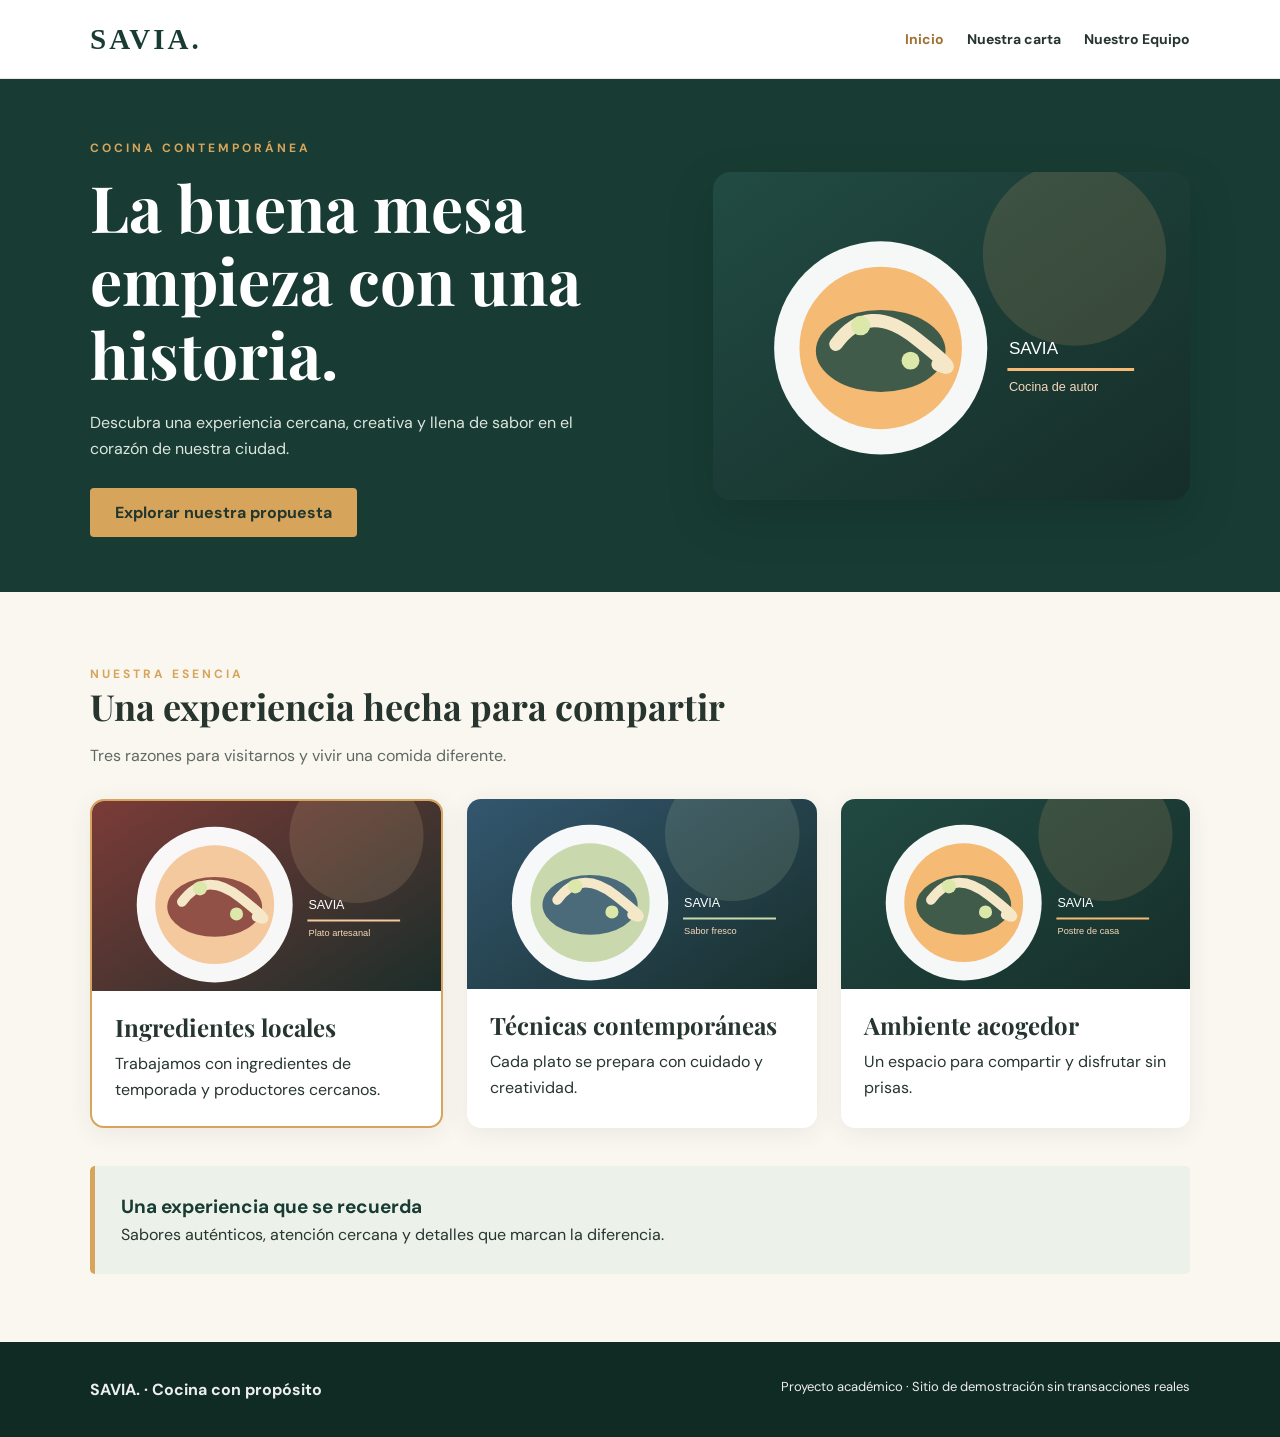
<file: index.html>
<!doctype html>
<html lang="es">
  <head>
    <meta charset="utf-8" />
    <meta content="width=device-width, initial-scale=1.0" name="viewport" />
    <title>SAVIA | Inicio</title>
    <link href="css/styles.css" rel="stylesheet" />
  </head>
  <body>
    <header class="site-header">
      <div class="container nav-inner">
        <a class="logo" href="index.html"> SAVIA. </a>
        <nav aria-label="Navegaci&oacute;n principal" class="nav-links">
          <a aria-current="page" href="index.html"> Inicio </a>
          <a class="nav-contact" href="pages/menu.html"> Nuestra carta </a>
          <a class="nav-contact" href="pages/equipo.html">Nuestro Equipo</a>
        </nav>
      </div>
    </header>

    <main>
      <section class="hero">
        <div class="container hero-grid">
          <div>
            <span class="eyebrow"> Cocina contempor&aacute;nea </span>
            <h1>La buena mesa empieza con una historia.</h1>
            <p>
              Descubra una experiencia cercana, creativa y llena de sabor en el
              coraz&oacute;n de nuestra ciudad.
            </p>
            <a class="btn" href="pages/menu.html" id="hero-action">
              Explorar nuestra propuesta
            </a>
          </div>
          <img
            alt="Ilustraci&oacute;n de gastronom&iacute;a Savia"
            src="images/hero.svg"
          />
        </div>
      </section>
      <section class="section container">
        <div class="section-heading">
          <span class="eyebrow"> Nuestra esencia </span>
          <h2>Una experiencia hecha para compartir</h2>
          <p class="muted">
            Tres razones para visitarnos y vivir una comida diferente.
          </p>
        </div>
        <div class="feature-layout">
          <article class="tile card-highlight">
            <img
              alt="Presentaci&oacute;n gastron&oacute;mica 1"
              src="images/plato-1.svg"
            />
            <div class="tile-copy">
              <h3>Ingredientes locales</h3>
              <p>
                Trabajamos con ingredientes de temporada y productores cercanos.
              </p>
            </div>
          </article>
          <article class="tile">
            <img
              alt="Presentaci&oacute;n gastron&oacute;mica 2"
              src="images/plato-2.svg"
            />
            <div class="tile-copy">
              <h3>T&eacute;cnicas contempor&aacute;neas</h3>
              <p>Cada plato se prepara con cuidado y creatividad.</p>
            </div>
          </article>
          <article class="tile">
            <img
              alt="Presentaci&oacute;n gastron&oacute;mica 3"
              src="images/plato-3.svg"
            />
            <div class="tile-copy">
              <h3>Ambiente acogedor</h3>
              <p>Un espacio para compartir y disfrutar sin prisas.</p>
            </div>
          </article>
        </div>
        <div class="statement">
          <p class="statement-title" id="statement-title">
            Una experiencia que se recuerda
          </p>
          <p>
            Sabores aut&eacute;nticos, atenci&oacute;n cercana y detalles que
            marcan la diferencia.
          </p>
        </div>
      </section>
    </main>
    <footer class="site-footer">
      <div class="container footer-inner">
        <strong> SAVIA. &middot; Cocina con prop&oacute;sito </strong>
        <p>
          Proyecto acad&eacute;mico &middot; Sitio de demostraci&oacute;n sin
          transacciones reales
        </p>
      </div>
    </footer>
  </body>
</html>
</file>
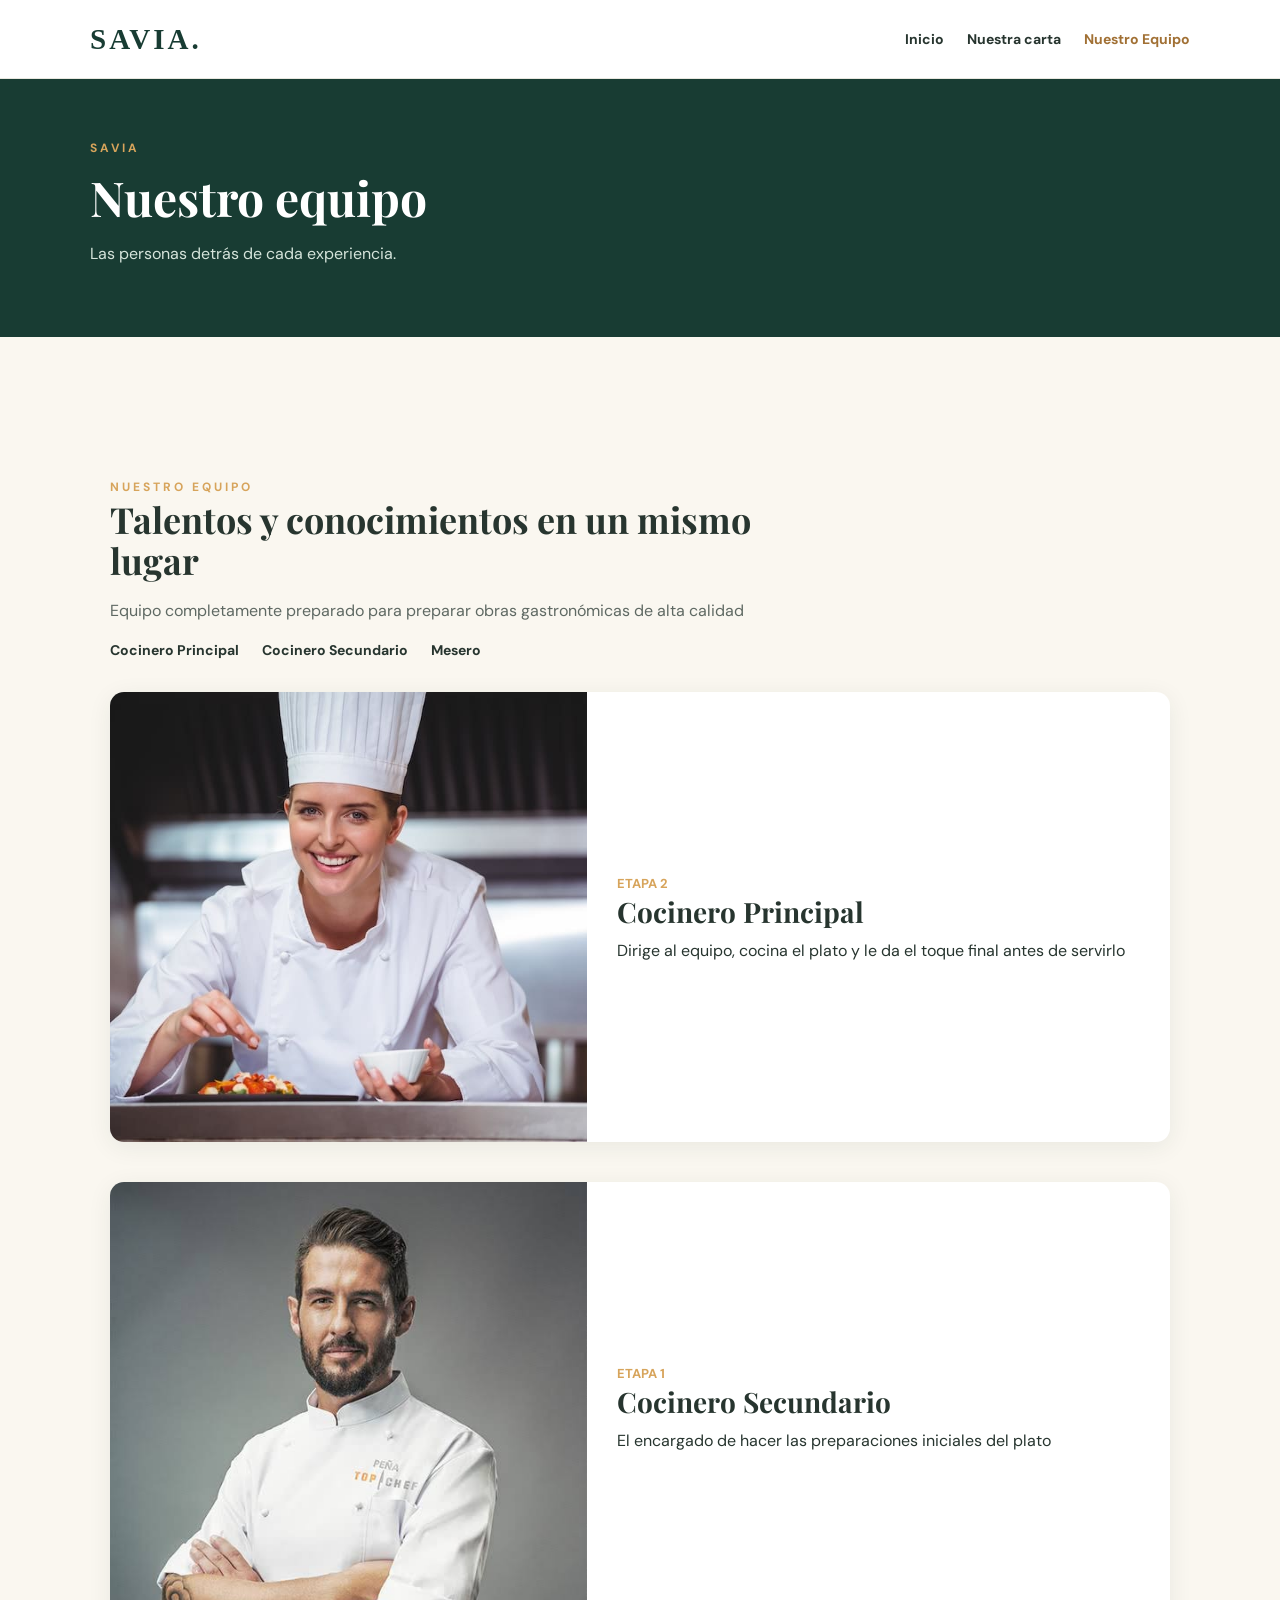
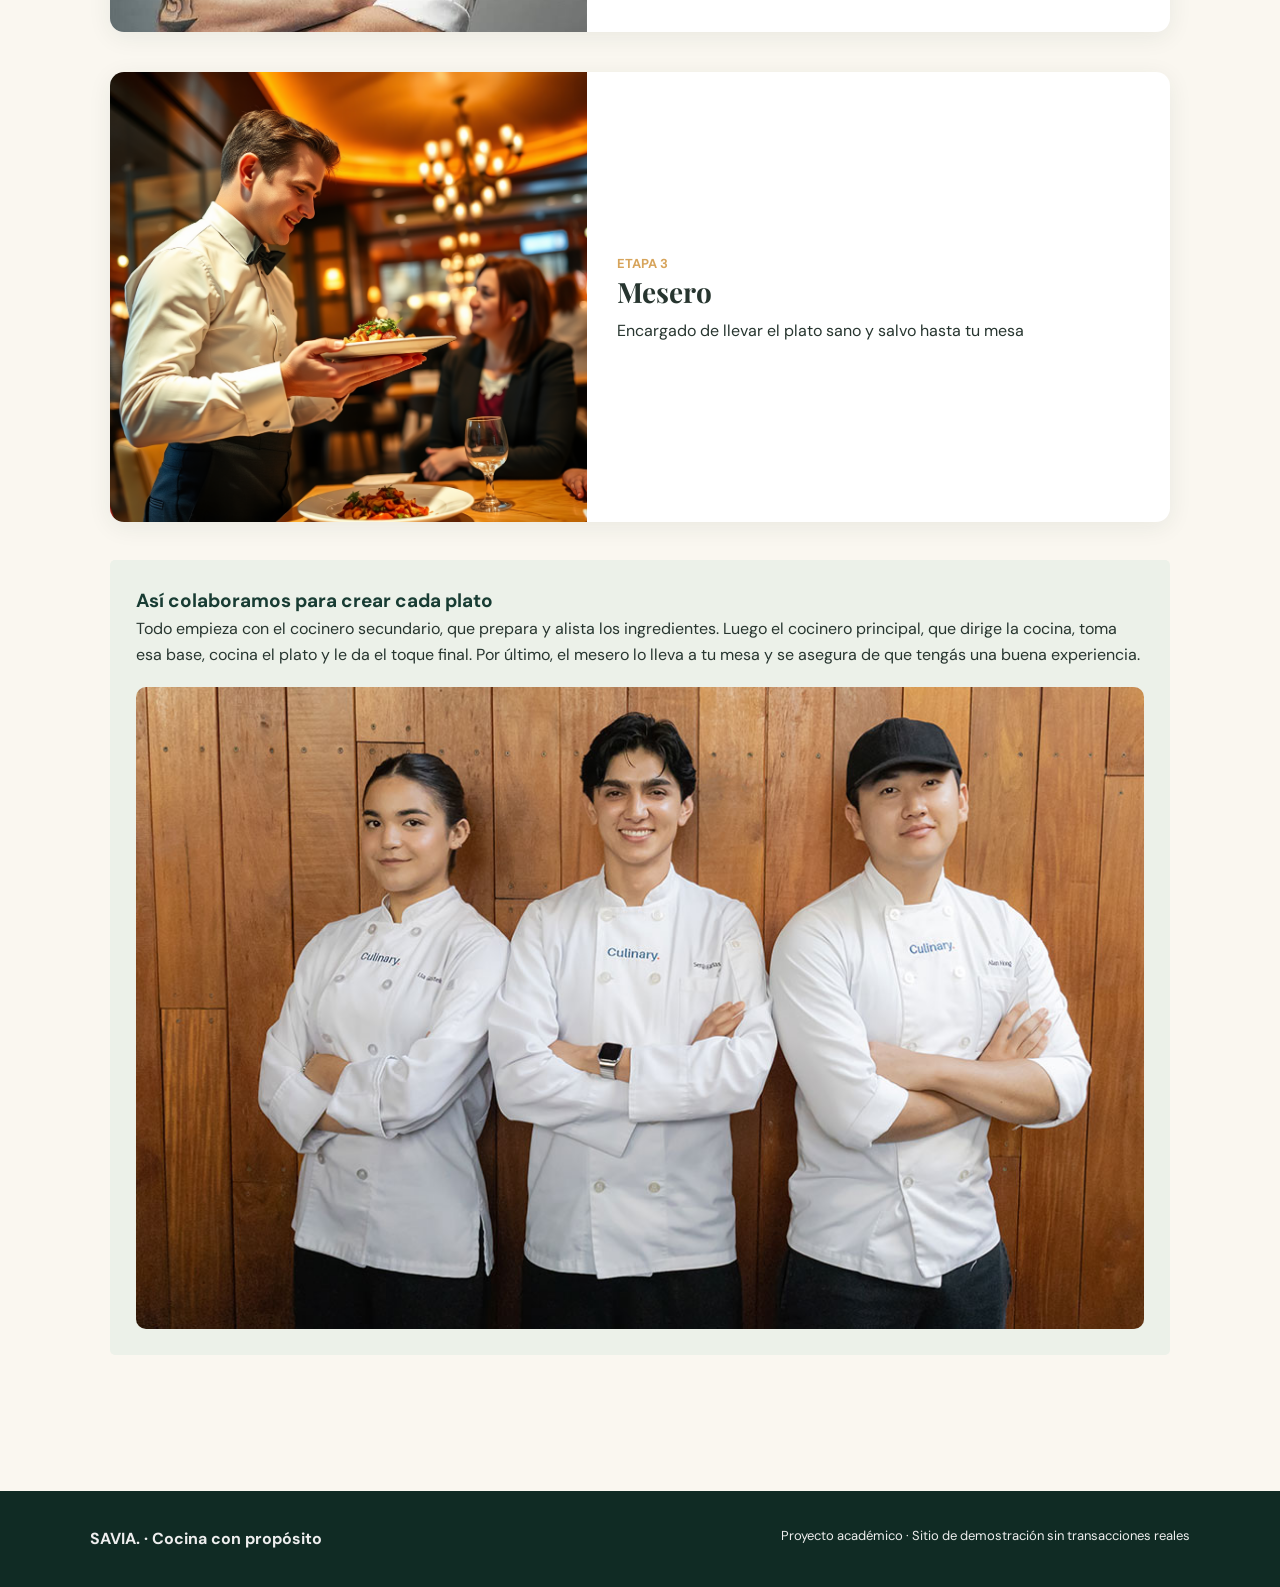
<file: pages/equipo.html>
<!doctype html>
<html lang="es">
  <head>
    <meta charset="utf-8" />
    <meta content="width=device-width, initial-scale=1.0" name="viewport" />
    <title>SAVIA | Nuestro equipo</title>
    <link href="../css/styles.css" rel="stylesheet" />
    <link rel="stylesheet" href="../css/equipo.css" />
  </head>
  <body>
    <header class="site-header">
      <div class="container nav-inner">
        <a class="logo" href="../index.html"> SAVIA. </a>
        <nav aria-label="Navegaci&oacute;n principal" class="nav-links">
          <a class="nav-contact" href="../index.html"> Inicio </a>
          <a class="nav-contact" href="menu.html"> Nuestra carta </a>
          <a aria-current="page" href="equipo.html">Nuestro Equipo</a>
        </nav>
      </div>
    </header>

    <section class="page-hero">
      <div class="container">
        <span class="eyebrow"> SAVIA </span>
        <h1>Nuestro equipo</h1>
        <p>Las personas detr&aacute;s de cada experiencia.</p>
      </div>
    </section>

    <main class="section container">
      <section class="section container">
        <div class="section-heading">
          <span class="eyebrow"> Nuestro Equipo </span>
          <h2>Talentos y conocimientos en un mismo lugar</h2>
          <p class="muted">
            Equipo completamente preparado para preparar obras gastronómicas de
            alta calidad
          </p>
        </div>
        <nav class="nav-roles">
          <a href="#cocineroPrincipal">Cocinero Principal</a>
          <a href="#cocineroSecundario">Cocinero Secundario</a>
          <a href="#mesero">Mesero</a>
        </nav>
        <div class="feature-layout">
          <article class="card" id="cocineroPrincipal">
            <img
              alt="Cocinero Principal"
              src="../images/cocineroPrincipal.jpg"
            />
            <div class="card-copy">
              <span class="etapa">Etapa 2</span>
              <h3>Cocinero Principal</h3>
              <p>
                Dirige al equipo, cocina el plato y le da el toque final antes
                de servirlo
              </p>
            </div>
          </article>
          <article class="card" id="cocineroSecundario">
            <img
              alt="Cocinero Secundario"
              src="../images/cocineroSecundario.jpg"
            />
            <div class="card-copy">
              <span class="etapa">Etapa 1</span>
              <h3>Cocinero Secundario</h3>
              <p>El encargado de hacer las preparaciones iniciales del plato</p>
            </div>
          </article>
          <article class="card" id="mesero">
            <img alt="Mesero" src="../images/Mesero.png" />
            <div class="card-copy">
              <span class="etapa">Etapa 3</span>
              <h3>Mesero</h3>
              <p>Encargado de llevar el plato sano y salvo hasta tu mesa</p>
            </div>
          </article>
        </div>
        <div class="statement">
          <p class="statement-title" id="statement-title">
            Así colaboramos para crear cada plato
          </p>
          <p>
            Todo empieza con el cocinero secundario, que prepara y alista los
            ingredientes. Luego el cocinero principal, que dirige la cocina,
            toma esa base, cocina el plato y le da el toque final. Por último,
            el mesero lo lleva a tu mesa y se asegura de que tengás una buena
            experiencia.
          </p>
          <img src="../images/pasantes.jpg" alt="pasantes" />
        </div>
      </section>
    </main>
    <footer class="site-footer">
      <div class="container footer-inner">
        <strong> SAVIA. &middot; Cocina con prop&oacute;sito </strong>
        <p>
          Proyecto acad&eacute;mico &middot; Sitio de demostraci&oacute;n sin
          transacciones reales
        </p>
      </div>
    </footer>
  </body>
</html>
</file>
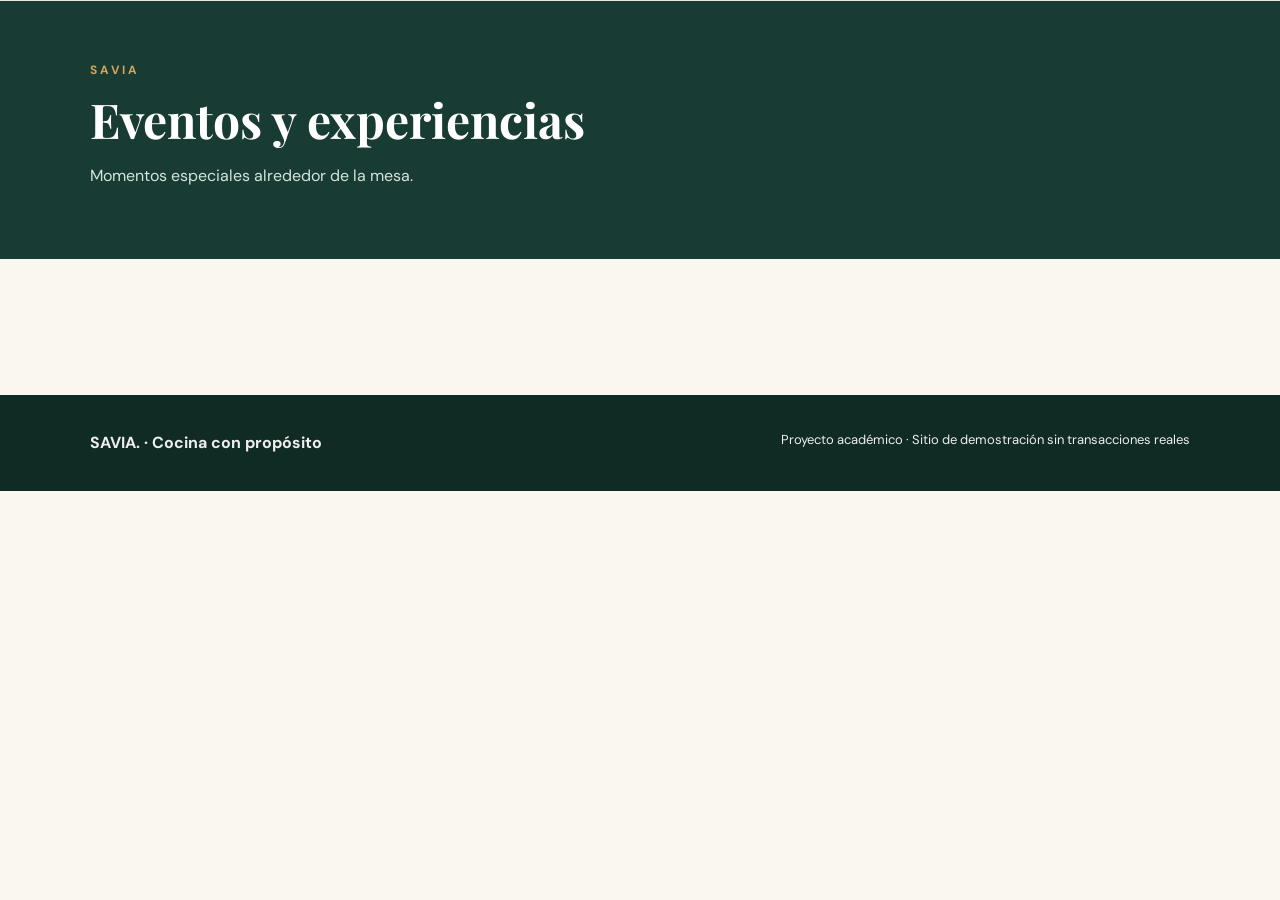
<file: pages/eventos.html>
<!doctype html>
<html lang="es">
  <head>
    <meta charset="utf-8" />
    <meta content="width=device-width, initial-scale=1.0" name="viewport" />
    <title>SAVIA | Eventos y experiencias</title>
    <link href="../css/styles.css" rel="stylesheet" />
  </head>

  <body>
    <header class="site-header">
      <!-- Espacio de trabajo: está pendiente de implementación. -->
    </header>

    <section class="page-hero">
      <div class="container">
        <span class="eyebrow"> SAVIA </span>
        <h1>Eventos y experiencias</h1>
        <p>Momentos especiales alrededor de la mesa.</p>
      </div>
    </section>
    <main class="section container">
      <!-- Espacio de trabajo: esta página está pendiente de implementación. -->
    </main>
    <footer class="site-footer">
      <div class="container footer-inner">
        <strong> SAVIA. &middot; Cocina con prop&oacute;sito </strong>
        <p>
          Proyecto acad&eacute;mico &middot; Sitio de demostraci&oacute;n sin
          transacciones reales
        </p>
      </div>
    </footer>
  </body>
</html>
</file>
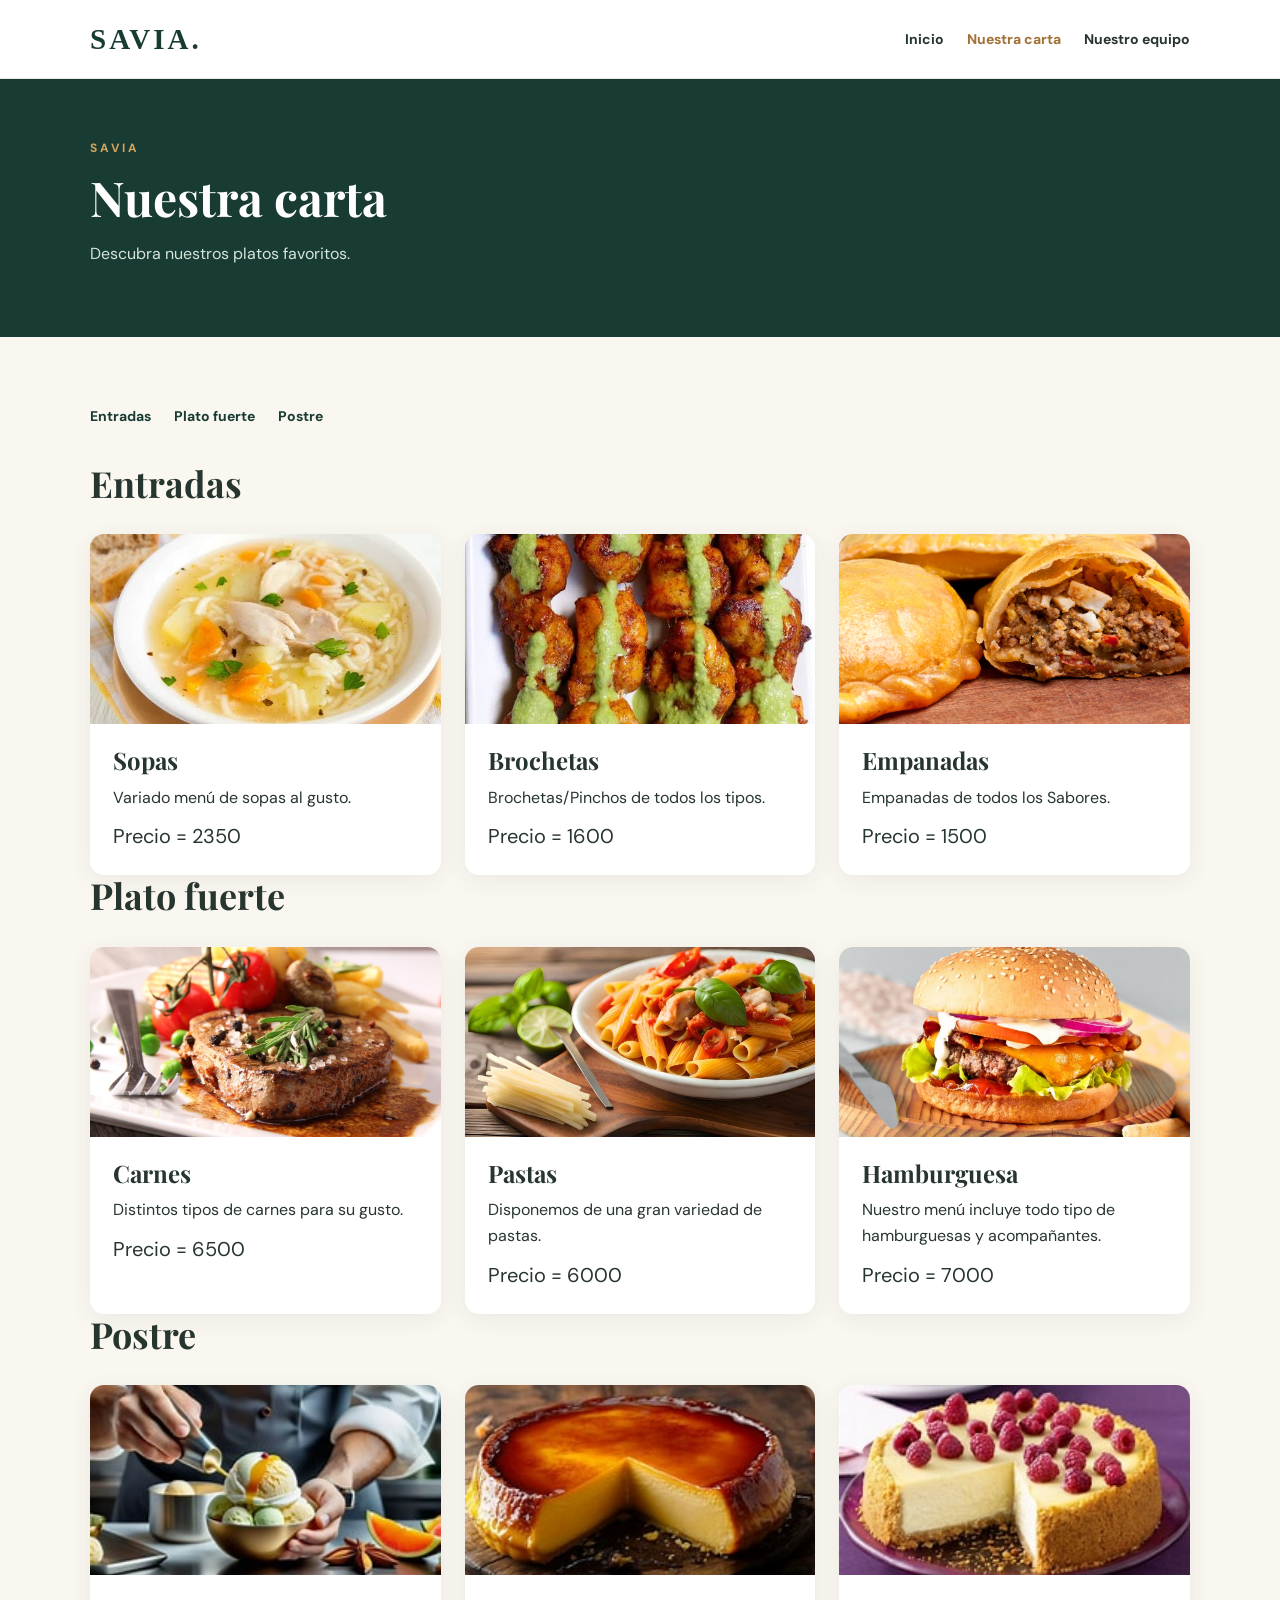
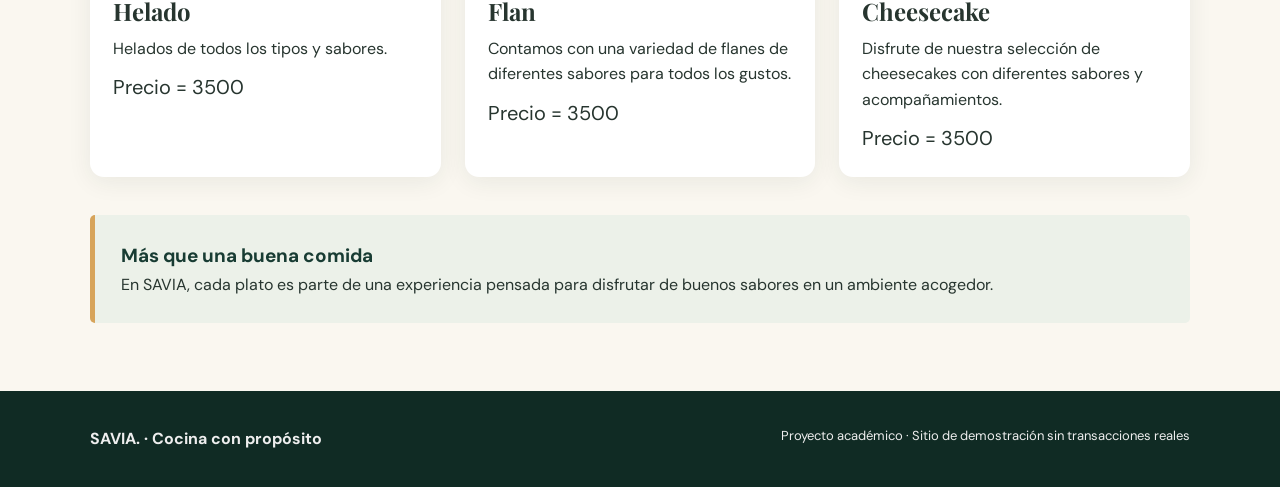
<file: pages/menu.html>
<!doctype html>
<html lang="es">
  <head>
    <meta charset="utf-8" />
    <meta content="width=device-width, initial-scale=1.0" name="viewport" />
    <title>SAVIA | Nuestra carta</title>
    <link href="../css/menu.css" rel="stylesheet" />
  </head>

  <body>
    <header class="site-header">
      <div class="container nav-inner">
        <a class="logo" href="../index.html"> SAVIA. </a>
        <nav aria-label="Navegaci&oacute;n principal" class="nav-links">
          <a class="nav-contact" href="../index.html"> Inicio </a>
          <a aria-current="page" href="menu.html"> Nuestra carta </a>
          <a class="nav-contact" href="equipo.html"> Nuestro equipo </a>
        </nav>
      </div>
    </header>

    <section class="page-hero">
      <div class="container">
        <span class="eyebrow"> SAVIA </span>
        <h1>Nuestra carta</h1>
        <p>Descubra nuestros platos favoritos.</p>
      </div>
    </section>

    <main class="section container">
      <nav class="nav-links menu-nav" aria-label="Categorías del menú">
        <a href="#Entradas">Entradas</a>
        <a href="#PlatoFuerte">Plato fuerte</a>
        <a href="#Postre">Postre</a>
      </nav>

      <section id="Entradas">
        <h2 class="menu-title">Entradas</h2>

        <div class="feature-layout">
          <article class="tile copy">
            <img alt="Entradas 1" src="../images/sopas.jpg" />
            <div class="tile-copy">
              <h3>Sopas</h3>
              <p>Variado menú de sopas al gusto.</p>
              <p class="Precio">Precio = 2350</p>
            </div>
          </article>

          <article class="tile copy">
            <img alt="Entradas 2" src="../images/Pincho.jpg" />
            <div class="tile-copy">
              <h3>Brochetas</h3>
              <p>Brochetas/Pinchos de todos los tipos.</p>
              <p class="Precio">Precio = 1600</p>
            </div>
          </article>

          <article class="tile copy">
            <img alt="Entradas 3" src="../images/empanada.jpg" />
            <div class="tile-copy">
              <h3>Empanadas</h3>
              <p>Empanadas de todos los Sabores.</p>
              <p class="Precio">Precio = 1500</p>
            </div>
          </article>
        </div>
      </section>

      <section id="PlatoFuerte">
        <h2 class="menu-title">Plato fuerte</h2>

        <div class="feature-layout">
          <article class="tile">
            <img alt="Plato fuerte 1" src="../images/carne.jpg" />
            <div class="tile-copy">
              <h3>Carnes</h3>
              <p>Distintos tipos de carnes para su gusto.</p>
              <p class="Precio">Precio = 6500</p>
            </div>
          </article>

          <article class="tile">
            <img alt="Plato fuerte 2" src="../images/pasta.jpg" />
            <div class="tile-copy">
              <h3>Pastas</h3>
              <p>Disponemos de una gran variedad de pastas.</p>
              <p class="Precio">Precio = 6000</p>
            </div>
          </article>

          <article class="tile">
            <img alt="Plato fuerte 3" src="../images/hamburguesa.jpg" />
            <div class="tile-copy">
              <h3>Hamburguesa</h3>
              <p>
                Nuestro menú incluye todo tipo de hamburguesas y acompañantes.
              </p>
              <p class="Precio">Precio = 7000</p>
            </div>
          </article>
        </div>
      </section>

      <section id="Postre">
        <h2 class="menu-title">Postre</h2>

        <div class="feature-layout">
          <article class="tile">
            <img
              alt="Presentaci&oacute;n gastron&oacute;mica 3"
              src="../images/helado.jpg"
            />
            <div class="tile-copy">
              <h3>Helado</h3>
              <p>Helados de todos los tipos y sabores.</p>
              <p class="Precio">Precio = 3500</p>
            </div>
          </article>

          <article class="tile">
            <img
              alt="Presentaci&oacute;n gastron&oacute;mica 3"
              src="../images/flan.jpg"
            />
            <div class="tile-copy">
              <h3>Flan</h3>
              <p>
                Contamos con una variedad de flanes de diferentes sabores para
                todos los gustos.
              </p>
              <p class="Precio">Precio = 3500</p>
            </div>
          </article>

          <article class="tile">
            <img
              alt="Presentaci&oacute;n gastron&oacute;mica 3"
              src="../images/cheesecake.jpg"
            />
            <div class="tile-copy">
              <h3>Cheesecake</h3>
              <p>
                Disfrute de nuestra selección de cheesecakes con diferentes
                sabores y acompañamientos.
              </p>
              <p class="Precio">Precio = 3500</p>
            </div>
          </article>
        </div>
      </section>

      <div class="statement">
        <p class="statement-title" id="statement-title">
          Más que una buena comida
        </p>
        <p>
          En SAVIA, cada plato es parte de una experiencia pensada para
          disfrutar de buenos sabores en un ambiente acogedor.
        </p>
      </div>
    </main>

    <footer class="site-footer">
      <div class="container footer-inner">
        <strong> SAVIA. &middot; Cocina con prop&oacute;sito </strong>
        <p>
          Proyecto acad&eacute;mico &middot; Sitio de demostraci&oacute;n sin
          transacciones reales
        </p>
      </div>
    </footer>
  </body>
</html>
</file>
<file: css/styles.css>
@import url("https://fonts.googleapis.com/css2?family=DM+Sans:wght@400;500;600;700&family=Playfair+Display:wght@600;700&display=swap");
:root {
  --forest: #183c33;
  --cream: #faf7f0;
  --gold: #d7a45b;
  --ink: #27352f;
  --mute: #5f6963;
}
* {
  box-sizing: border-box;
}
body {
  margin: 0;
  background: var(--cream);
  color: var(--ink);
  font-family: "DM Sans", Arial, sans-serif;
  line-height: 1.6;
}
h1,
h2,
h3 {
  font-family: "Playfair Display", Georgia, serif;
  line-height: 1.15;
}
a {
  color: inherit;
  text-decoration: none;
}
img {
  display: block;
  max-width: 100%;
}
.container {
  width: min(1100px, calc(100% - 40px));
  margin-inline: auto;
}
.site-header {
  background: #fff;
  border-bottom: 1px solid #e8e7df;
}
.nav-inner {
  display: flex;
  align-items: center;
  justify-content: space-between;
  gap: 24px;
  min-height: 78px;
}
.logo {
  font-family: Georgia, serif;
  font-size: 29px;
  font-weight: bold;
  letter-spacing: 3px;
  color: var(--forest);
}
.nav-links {
  display: flex;
  align-items: center;
  gap: 23px;
  flex-wrap: wrap;
}
.nav-links a {
  font-size: 14px;
  font-weight: 700;
}
.nav-links a:hover,
.nav-links a[aria-current="page"] {
  color: #a17034;
}
.hero {
  background: var(--forest);
  color: white;
}
.hero-grid {
  display: grid;
  grid-template-columns: 1.1fr 0.9fr;
  gap: 40px;
  align-items: center;
  min-height: 440px;
  padding-block: 55px;
}
.hero h1 {
  font-size: clamp(36px, 5vw, 65px);
  margin: 10px 0 20px;
}
.hero p {
  max-width: 540px;
  color: #dce6df;
}
.hero img {
  width: 100%;
  border-radius: 18px;
  box-shadow: 0 18px 45px #071f183d;
}
.eyebrow {
  text-transform: uppercase;
  letter-spacing: 3px;
  font-size: 12px;
  font-weight: 700;
  color: var(--gold);
}
.btn {
  display: inline-block;
  background: var(--gold);
  color: #21372d;
  padding: 12px 25px;
  border-radius: 4px;
  font-weight: 700;
  margin-top: 10px;
}
.btn:hover {
  filter: brightness(0.93);
}
.section {
  padding-block: 68px;
}
.section h2 {
  font-size: 36px;
  margin: 0 0 15px;
}
.muted {
  color: var(--mute);
}
.feature-layout {
  display: flex;
  flex-wrap: wrap;
  gap: 24px;
  margin-top: 30px;
}
.tile {
  background: white;
  border-radius: 14px;
  overflow: hidden;
  box-shadow: 0 5px 25px #173b2d13;
  flex: 1;
}
.tile img {
  height: 190px;
  width: 100%;
  object-fit: cover;
}
.tile-copy {
  padding: 23px;
}
.tile h3 {
  font-size: 24px;
  margin: 0 0 10px;
}
.tile p {
  margin: 0;
}
.statement {
  background: #ecf1e9;
  padding: 26px;
  border-left: 5px solid var(--gold);
  border-radius: 5px;
  margin-top: 38px;
}
.statement p {
  margin: 0;
}
.statement-title {
  font-size: 19px;
  font-weight: 700;
  color: var(--forest);
}
.section-heading {
  max-width: 690px;
}
.site-footer {
  background: #102b24;
  color: #eee;
  padding: 35px 0;
}
.footer-inner {
  display: flex;
  justify-content: space-between;
  gap: 20px;
  flex-wrap: wrap;
}
.footer-inner p {
  margin: 0;
  font-size: 13px;
}
.page-hero {
  background: var(--forest);
  color: white;
  padding: 55px 0;
}
.page-hero h1 {
  font-size: 48px;
  margin: 10px 0;
}
.page-hero p {
  max-width: 650px;
  color: #d5e4db;
}
.page-grid {
  display: grid;
  grid-template-columns: repeat(3, minmax(0, 1fr));
  gap: 24px;
  margin-top: 28px;
}
.page-grid .tile img {
  height: 185px;
}
.cta {
  padding: 22px;
  margin-top: 30px;
  background: #edf1ea;
  border-radius: 10px;
  font-weight: 600;
}
@media (max-width: 760px) {
  .nav-inner {
    align-items: flex-start;
    flex-direction: column;
    padding-block: 18px;
  }
  .nav-links {
    gap: 12px;
  }
  .hero-grid {
    grid-template-columns: 1fr;
  }
  .feature-layout {
    display: flex;
    flex-direction: column;
  }
  .page-grid {
    display: grid;
    grid-template-columns: 1fr;
  }
  .hero h1 {
    font-size: 39px;
  }
  .page-hero h1 {
    font-size: 37px;
  }
}
.card-highlight {
  border: 2px solid #d7a45b;
}

#hero-action {
  background: dark gold;
}
@media (max-width: 375px) {
  .nav-inner {
    flex-direction: wrap;
  }
  .nav-links {
    flex-wrap: nowrap;
  }
}
</file>
<file: css/equipo.css>
@import url("https://fonts.googleapis.com/css2?family=DM+Sans:wght@400;500;600;700&family=Playfair+Display:wght@600;700&display=swap");
:root {
  --forest: #183c33;
  --cream: #faf7f0;
  --gold: #d7a45b;
  --ink: #27352f;
  --mute: #5f6963;
}

* {
  box-sizing: border-box;
}

.feature-layout {
  display: flex;
  flex-direction: column;
  gap: 40px;
  margin-top: 30px;
}
.card {
  display: flex;
  align-items: center;
  background: white;
  border-radius: 14px;
  overflow: hidden;
  box-shadow: 0 5px 25px #173b2d13;
}
.card img {
  width: 45%;
  height: 450px;
  flex-shrink: 0;
  object-fit: cover;
  object-position: top;
}
.card-copy {
  padding: 30px;
}
.card-copy h3 {
  font-size: 28px;
  margin: 0 0 10px;
}
.card-copy p {
  margin: 0;
}

.nav-roles {
  display: flex;
  align-items: center;
  gap: 23px;
  flex-wrap: wrap;
}

.nav-roles a {
  font-size: 14px;
  font-weight: 700;
}

.nav-roles a:hover {
  color: #a17034;
}

.etapa {
  color: var(--gold);
  font-weight: bold;
  text-transform: uppercase;
  font-size: 13px;
}

.statement {
  background: #ecf1e9;
  padding: 26px;
  border-radius: 5px;
  margin-top: 38px;
  border-left: none;
}

.statement img {
  width: 100%;
  margin-top: 20px;
  border-radius: 10px;
}

.statement p {
  margin: 0;
}
.statement-title {
  font-size: 19px;
  font-weight: 700;
  color: var(--forest);
}

@media (max-width: 800px) {
  .card img {
    height: 350px;
  }
}

@media (max-width: 800px) {
  .card {
    flex-direction: column;
    align-items: stretch;
  }
  .card img {
    width: 100%;
    height: 300px;
  }

  .card-copy{
    padding: 20px;
  }

  .card-copy h3{
    font-size: 22px;
  }
}
</file>
<file: css/menu.css>
@import url("https://fonts.googleapis.com/css2?family=DM+Sans:wght@400;500;600;700&family=Playfair+Display:wght@600;700&display=swap");

:root {
  --forest: #183c33;
  --cream: #faf7f0;
  --gold: #d7a45b;
  --ink: #27352f;
  --mute: #5f6963;
}

* {
  box-sizing: border-box;
}

body {
  margin: 0;
  background: var(--cream);
  color: var(--ink);
  font-family: "DM Sans", Arial, sans-serif;
  line-height: 1.6;
}

h1,
h2,
h3 {
  font-family: "Playfair Display", Georgia, serif;
  line-height: 1.15;
}

a {
  color: inherit;
  text-decoration: none;
}

img {
  display: block;
  max-width: 100%;
}

.container {
  width: min(1100px, calc(100% - 40px));
  margin-inline: auto;
}

.site-header {
  background: #fff;
  border-bottom: 1px solid #e8e7df;
}

.nav-inner {
  display: flex;
  align-items: center;
  justify-content: space-between;
  gap: 24px;
  min-height: 78px;
}
.menu-nav {
  gap: 35px;
  margin-bottom: 35px;
}
.menu-nav a {
  font-size: 16px;
  font-weight: 700;
  color: var(--forest);
}

.logo {
  font-family: Georgia, serif;
  font-size: 29px;
  font-weight: bold;
  letter-spacing: 3px;
  color: var(--forest);
}

.nav-links {
  display: flex;
  align-items: center;
  gap: 23px;
  flex-wrap: wrap;
}

.nav-links a {
  font-size: 14px;
  font-weight: 700;
}

.nav-links a:hover,
.nav-links a[aria-current="page"] {
  color: #a17034;
}

.page-hero {
  background: var(--forest);
  color: white;
  padding: 55px 0;
}

.page-hero h1 {
  font-size: 48px;
  margin: 10px 0;
}

.page-hero p {
  max-width: 650px;
  color: #d5e4db;
}

.eyebrow {
  text-transform: uppercase;
  letter-spacing: 3px;
  font-size: 12px;
  font-weight: 700;
  color: var(--gold);
}

.section {
  padding-block: 68px;
}

.section h2 {
  font-size: 36px;
  margin: 0 0 15px;
}

.feature-layout {
  display: flex;
  flex-wrap: wrap;
  gap: 24px;
  margin-top: 30px;
}

.tile {
  background: white;
  border-radius: 14px;
  overflow: hidden;
  box-shadow: 0 5px 25px #173b2d13;
  flex: 1;
  min-width: 0;
}

.tile img {
  height: 190px;
  width: 100%;
  object-fit: cover;
}

.tile-copy {
  padding: 23px;
}

.tile h3 {
  font-size: 24px;
  margin: 0 0 10px;
}

.tile p {
  margin: 0;
}

.tile .Precio {
  font-size: 20px;
  margin-top: 10px;
}

.statement {
  background: #ecf1e9;
  padding: 26px;
  border-left: 5px solid var(--gold);
  border-radius: 5px;
  margin-top: 38px;
}

.statement p {
  margin: 0;
}

.statement-title {
  font-size: 19px;
  font-weight: 700;
  color: var(--forest);
}

.site-footer {
  background: #102b24;
  color: #eee;
  padding: 35px 0;
}

.footer-inner {
  display: flex;
  justify-content: space-between;
  gap: 20px;
  flex-wrap: wrap;
}

.footer-inner p {
  margin: 0;
  font-size: 13px;
}

@media (max-width: 760px) {
  .nav-inner {
    align-items: flex-start;
    flex-direction: column;
    padding-block: 18px;
  }

  .nav-links {
    gap: 12px;
    flex-wrap: wrap;
  }

  .feature-layout {
    display: flex;
    flex-direction: column;
  }

  .page-hero h1 {
    font-size: 37px;
  }

  .menu-title {
    font-size: 28px;
  }

  .menu-nav {
    gap: 20px;
  }

  .tile {
    width: 100%;
  }
}
</file>
